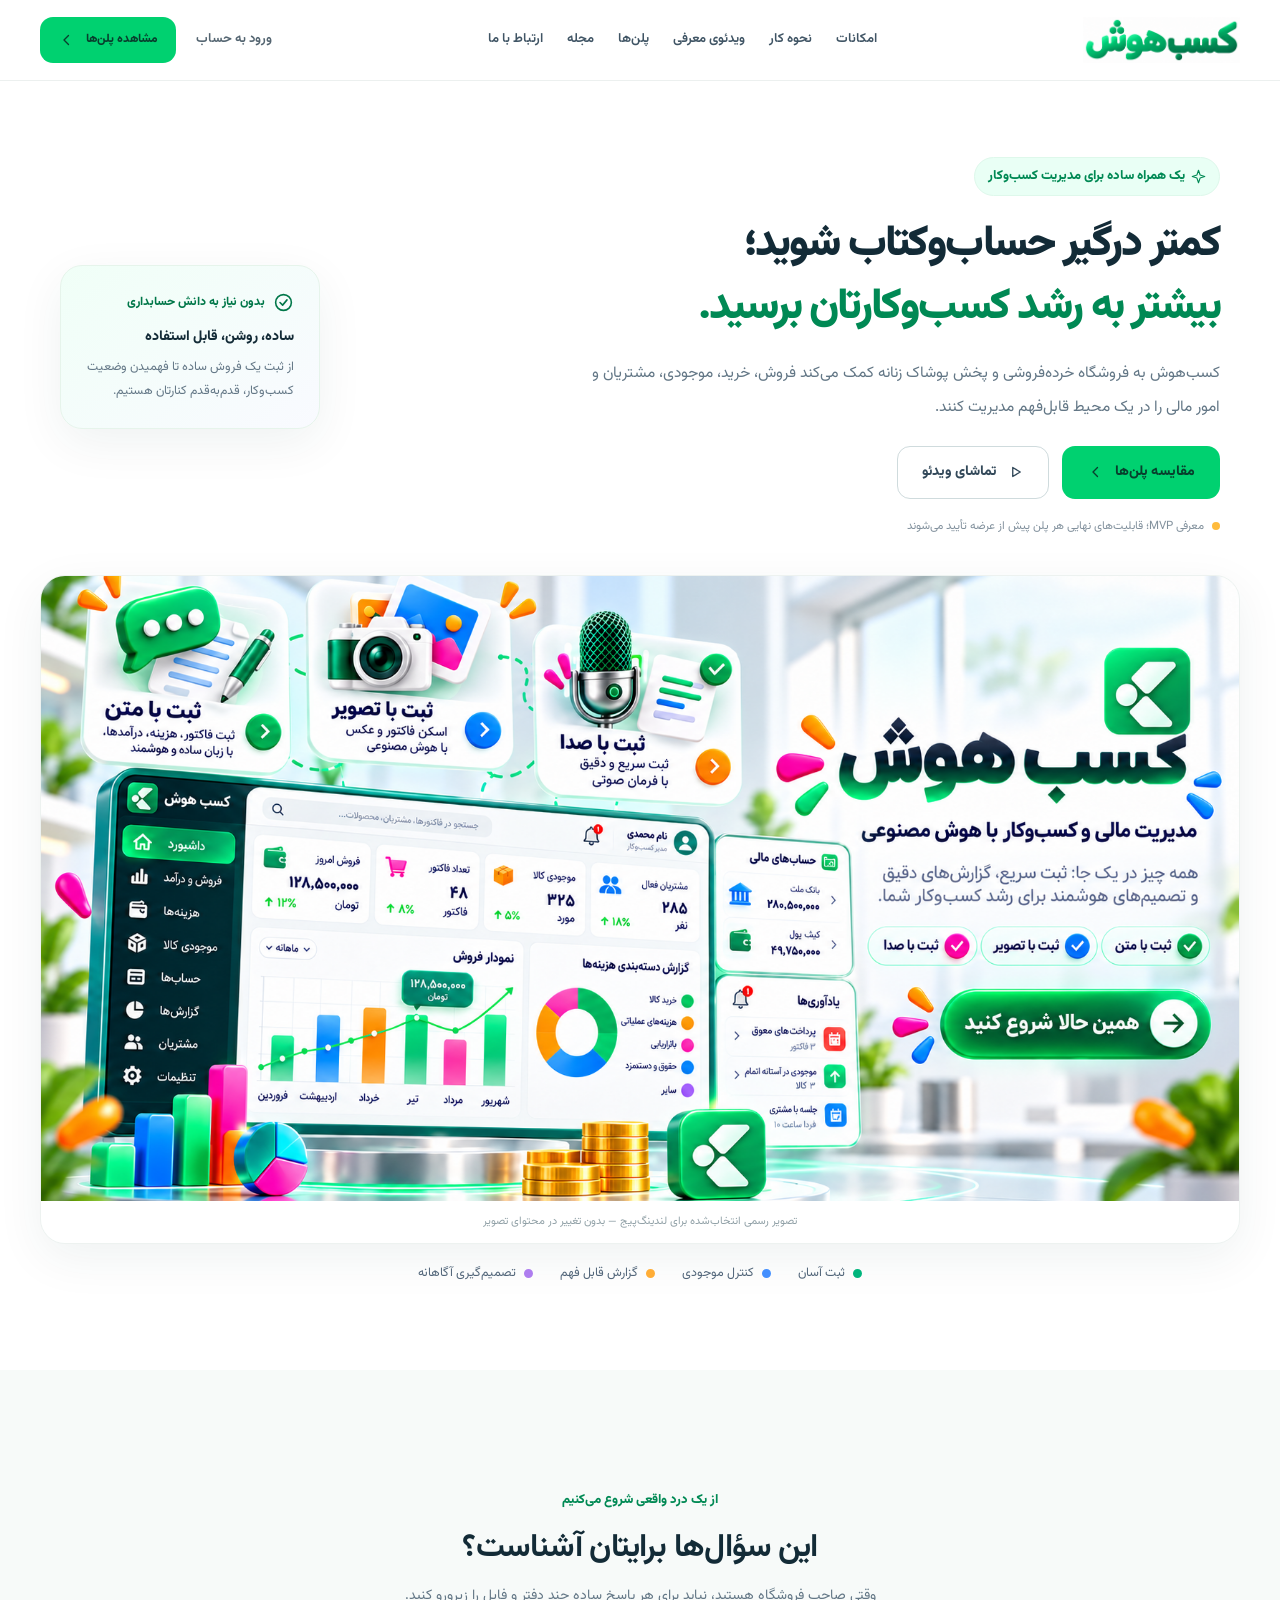
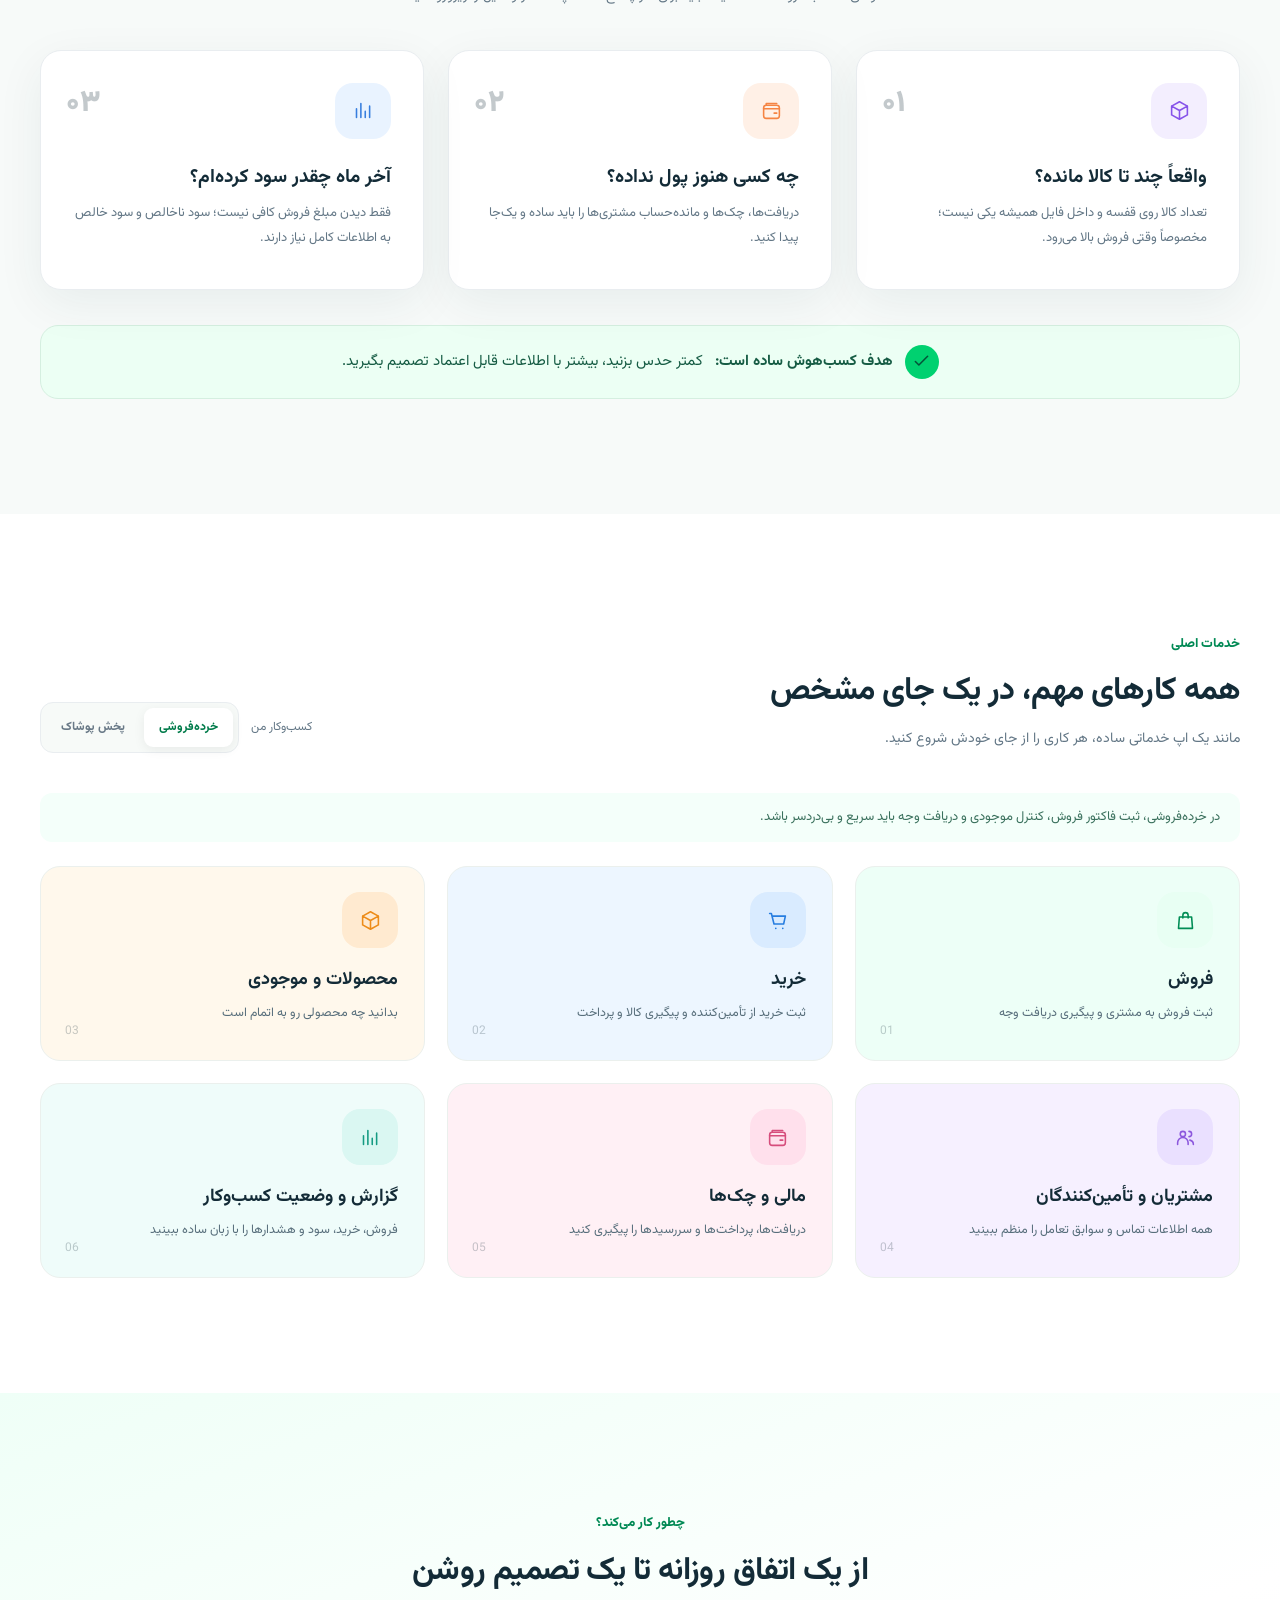
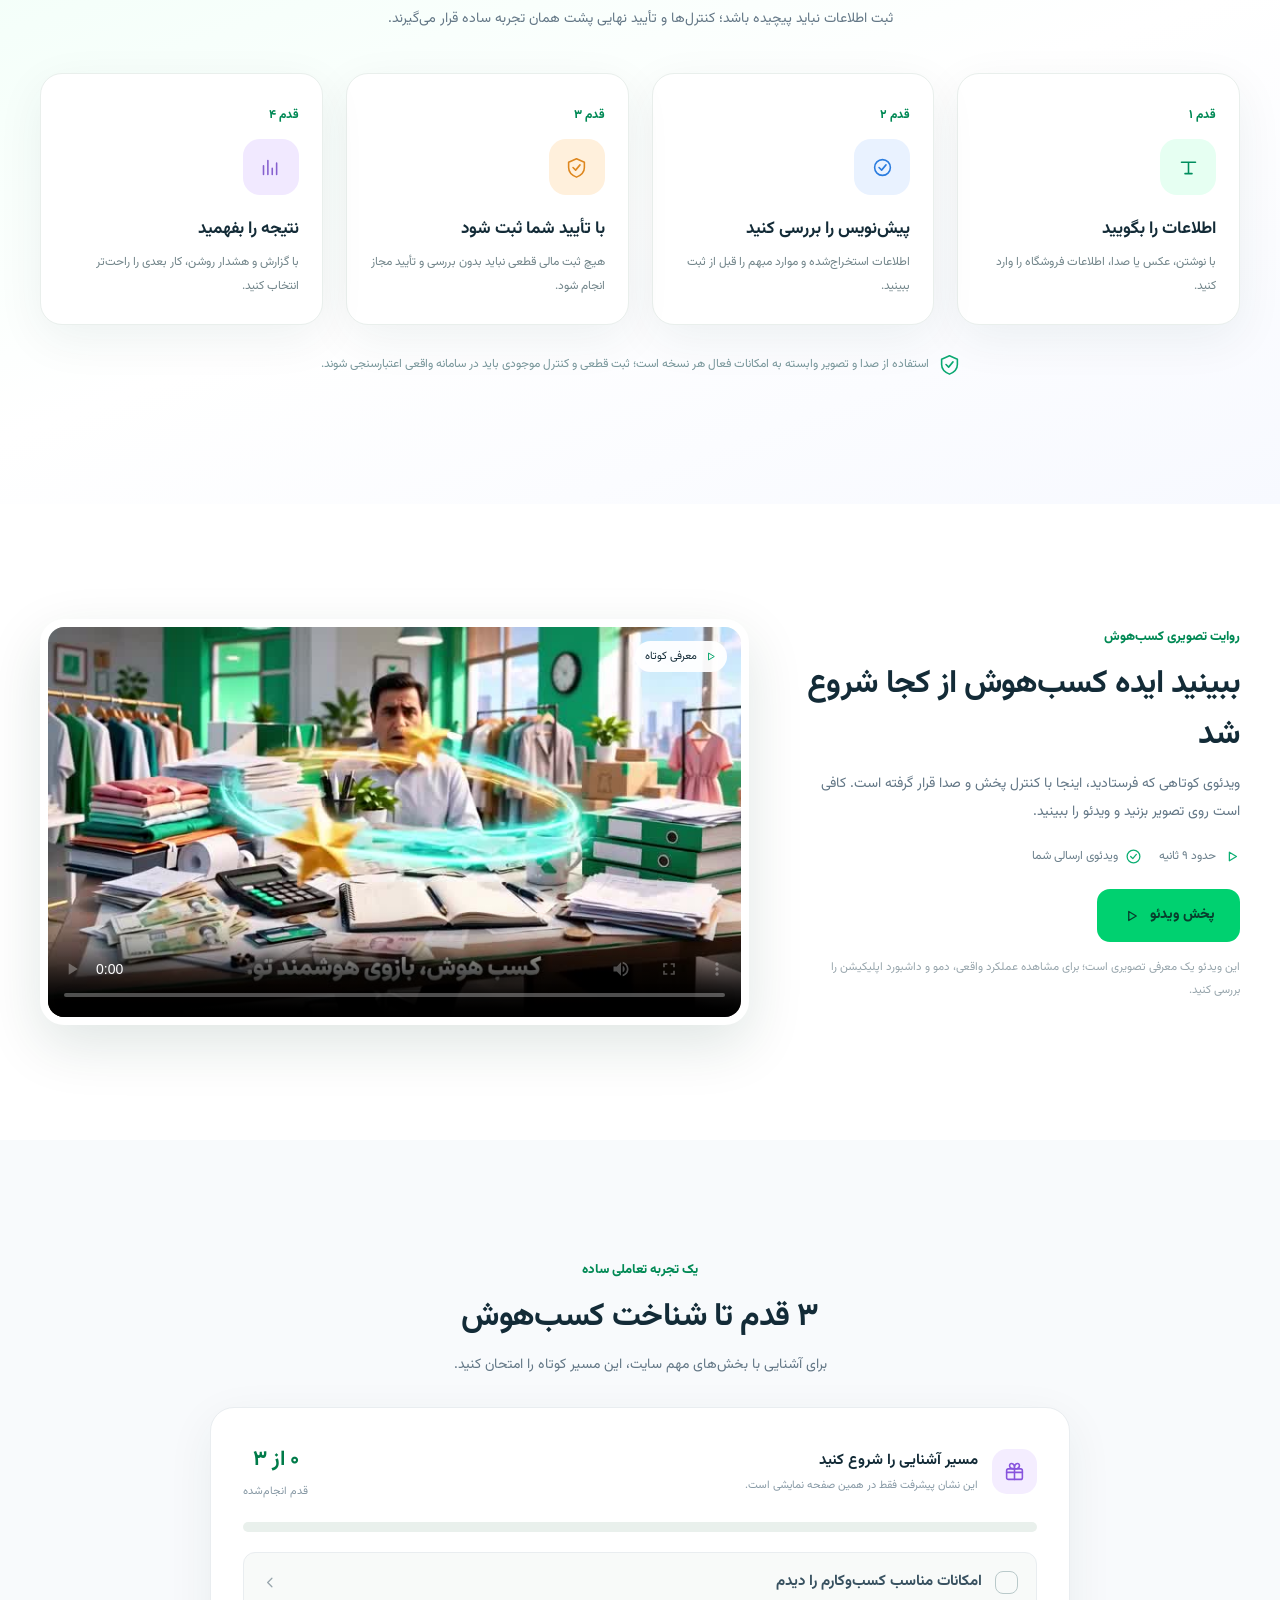
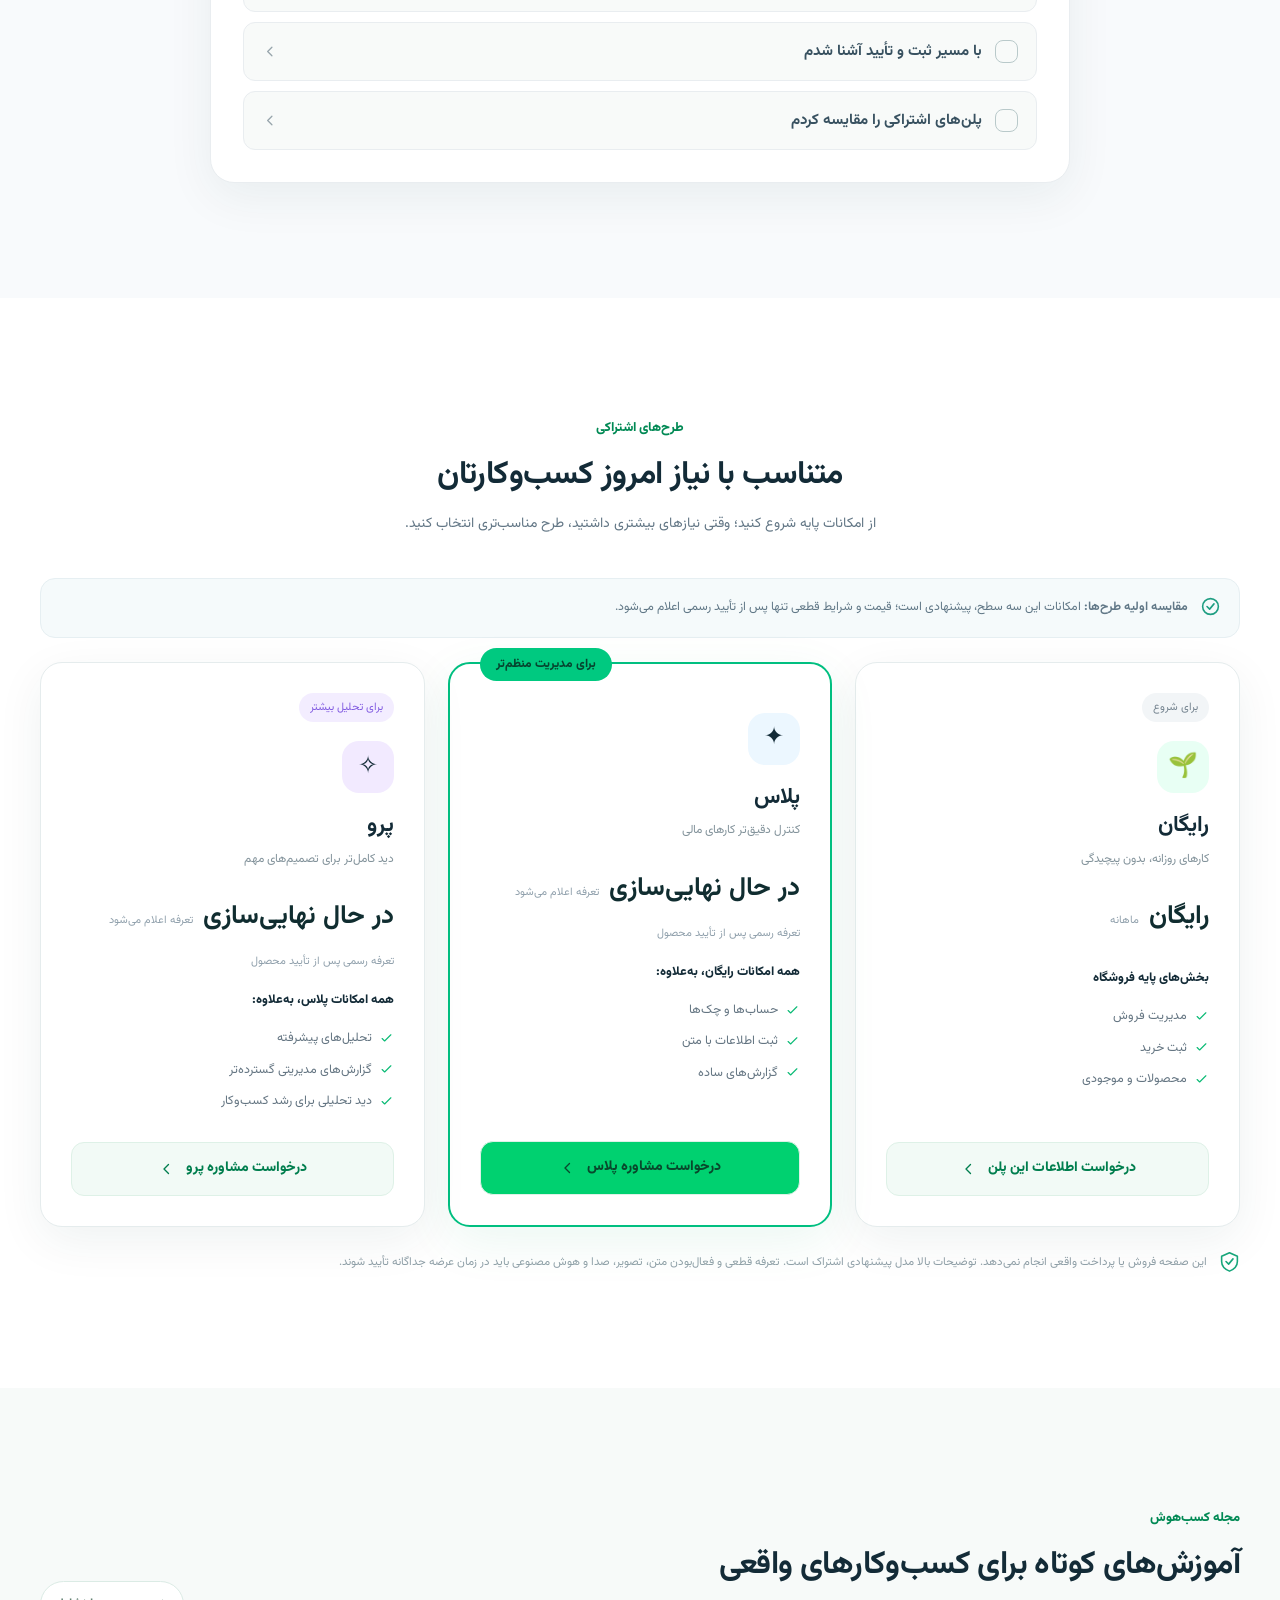
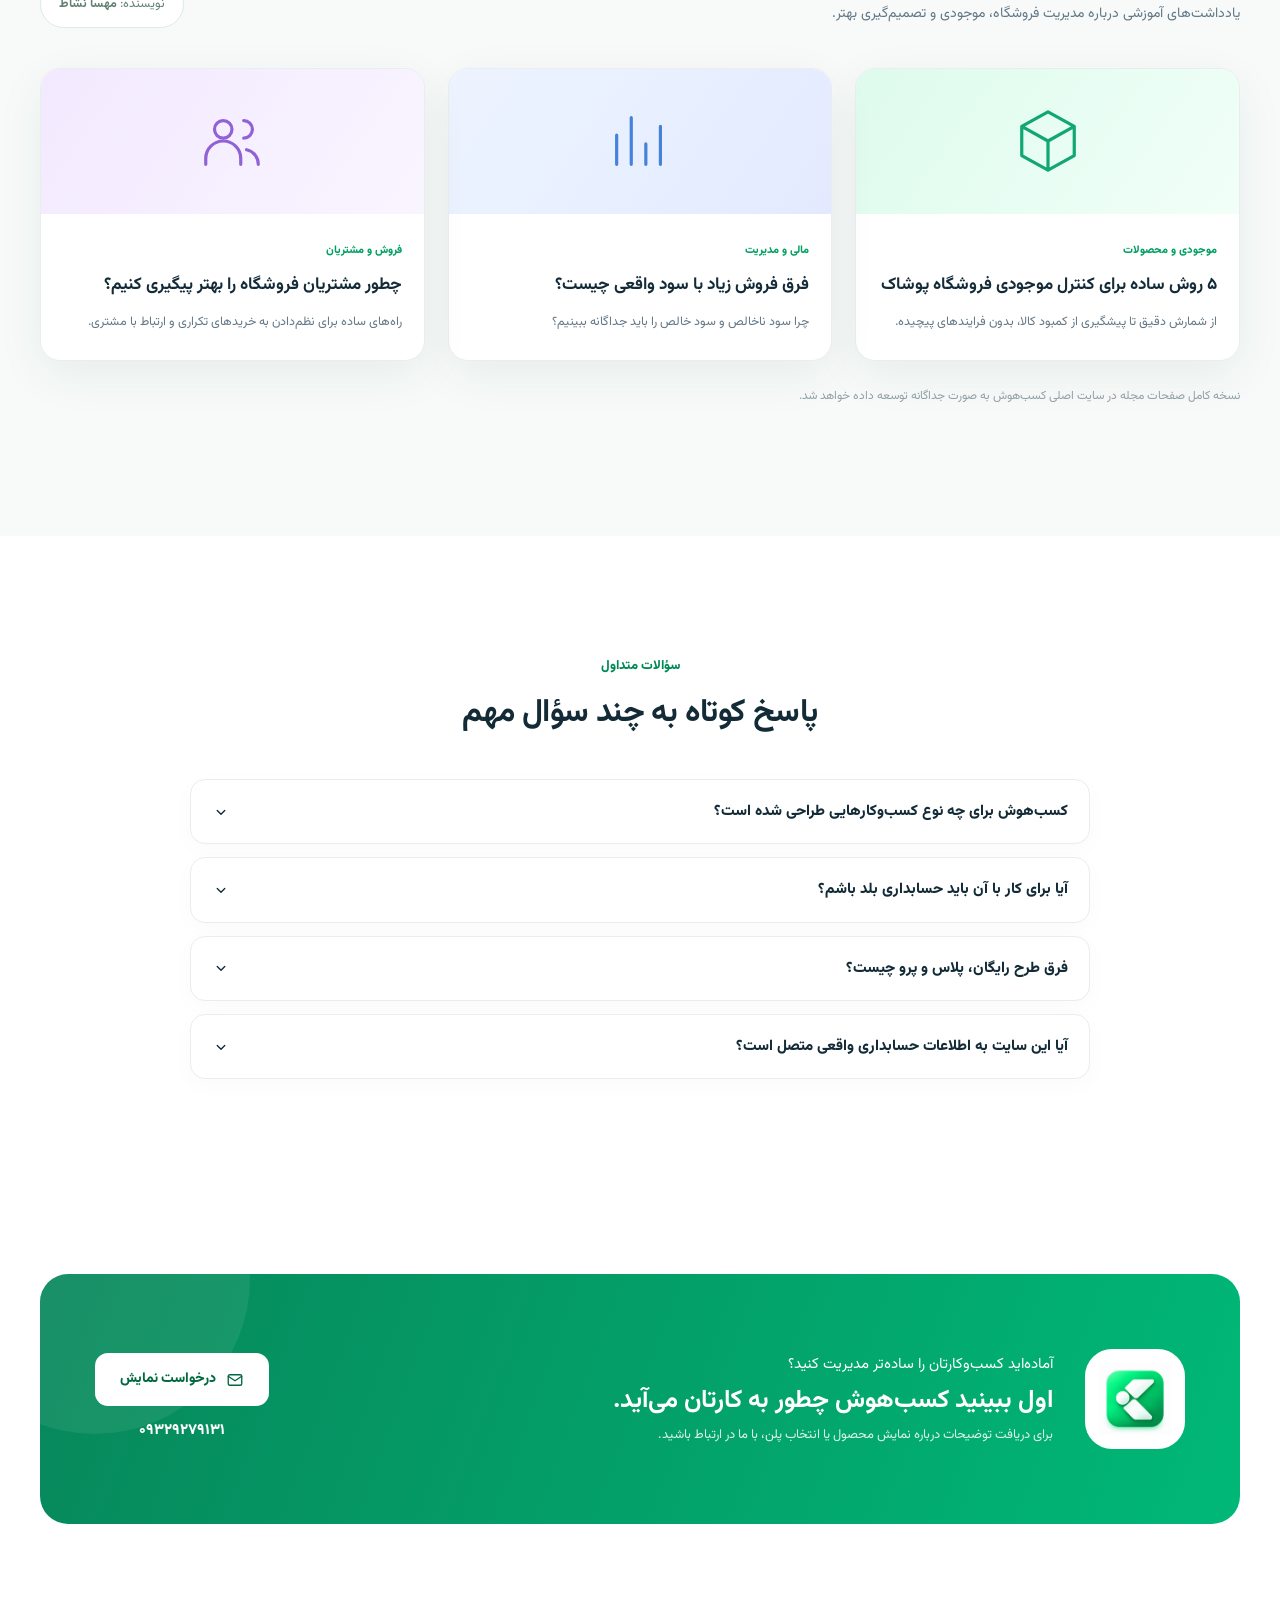
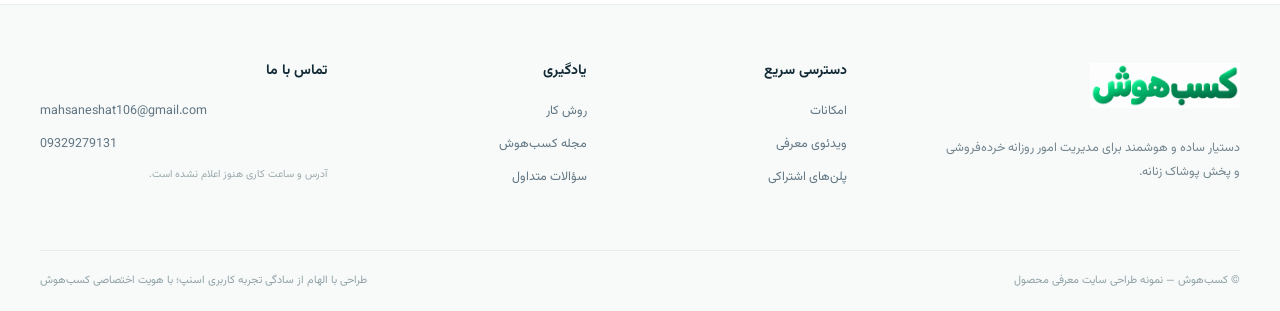
<file: index.html>
<!doctype html>
<html lang="fa" dir="rtl">
<head>
<meta charset="UTF-8" />
<meta name="viewport" content="width=device-width,initial-scale=1,viewport-fit=cover" />
<meta name="description" content="کسب‌هوش؛ دستیار هوشمند برای خرده‌فروشی و پخش پوشاک زنانه. ثبت فروش، خرید، موجودی، حساب‌ها و گزارش‌ها، ساده و یک‌جا." />
<title>کسب‌هوش | مدیریت ساده، رشد هوشمند</title>
<link rel="icon" href="assets/official_app_icon.png" />
<link rel="preconnect" href="https://fonts.googleapis.com" />
<link rel="preconnect" href="https://fonts.gstatic.com" crossorigin />
<link href="https://fonts.googleapis.com/css2?family=Vazirmatn:wght@400;500;600;700;800;900&display=swap" rel="stylesheet" />
<link rel="stylesheet" href="styles.css" />
</head>
<body>
<svg aria-hidden="true" style="position:absolute;width:0;height:0;overflow:hidden" xmlns="http://www.w3.org/2000/svg"><defs>
 <symbol id="i-arrow" viewBox="0 0 24 24"><path d="m14 6-6 6 6 6"/></symbol>
 <symbol id="i-arrow-up" viewBox="0 0 24 24"><path d="m8 16 8-8M9 8h7v7"/></symbol>
 <symbol id="i-play" viewBox="0 0 24 24"><path d="m9 6 10 6-10 6z"/></symbol>
 <symbol id="i-check" viewBox="0 0 24 24"><path d="m5 12 4 4L19 6"/></symbol>
 <symbol id="i-check-circle" viewBox="0 0 24 24"><circle cx="12" cy="12" r="9"/><path d="m8 12 3 3 5-6"/></symbol>
 <symbol id="i-image" viewBox="0 0 24 24"><rect x="3" y="4" width="18" height="16" rx="3"/><circle cx="8" cy="9" r="1.5"/><path d="m4 18 6-6 4 3 3-4 4 4"/></symbol>
 <symbol id="i-mic" viewBox="0 0 24 24"><rect x="9" y="3" width="6" height="12" rx="3"/><path d="M5 11a7 7 0 0 0 14 0M12 18v3m-4 0h8"/></symbol>
 <symbol id="i-type" viewBox="0 0 24 24"><path d="M4 6h16M12 6v13m-4 0h8"/></symbol>
 <symbol id="i-package" viewBox="0 0 24 24"><path d="m12 2 9 5-9 5-9-5 9-5ZM3 7v10l9 5 9-5V7M12 12v10"/></symbol>
 <symbol id="i-bag" viewBox="0 0 24 24"><path d="M5 8h14l1 13H4L5 8ZM9 9V6a3 3 0 0 1 6 0v3"/></symbol>
 <symbol id="i-cart" viewBox="0 0 24 24"><path d="M3 4h2l3 12h11l2-9H6M10 21h.1M18 21h.1"/></symbol>
 <symbol id="i-users" viewBox="0 0 24 24"><circle cx="9" cy="8" r="3"/><path d="M3 20v-2a6 6 0 0 1 12 0v2M16 5a3 3 0 0 1 0 6m1 4a5 5 0 0 1 4 5"/></symbol>
 <symbol id="i-wallet" viewBox="0 0 24 24"><rect x="3" y="6" width="18" height="15" rx="3"/><path d="M3 10h18M15 15h3M6 6V4h12"/></symbol>
 <symbol id="i-chart" viewBox="0 0 24 24"><path d="M4 20V10m5 10V4m5 16v-7m5 7V7"/></symbol>
 <symbol id="i-shield" viewBox="0 0 24 24"><path d="m12 2 9 4v6c0 6-4 9-9 11-5-2-9-5-9-11V6l9-4Z"/><path d="m8 12 3 3 5-6"/></symbol>
 <symbol id="i-sparkle" viewBox="0 0 24 24"><path d="m12 2 2.5 7.5L22 12l-7.5 2.5L12 22l-2.5-7.5L2 12l7.5-2.5L12 2Z"/></symbol>
 <symbol id="i-menu" viewBox="0 0 24 24"><path d="M4 7h16M4 12h16M4 17h16"/></symbol>
 <symbol id="i-close" viewBox="0 0 24 24"><path d="M5 5l14 14M19 5 5 19"/></symbol>
 <symbol id="i-mail" viewBox="0 0 24 24"><rect x="3" y="5" width="18" height="14" rx="2"/><path d="m3 7 9 6 9-6"/></symbol>
 <symbol id="i-phone" viewBox="0 0 24 24"><path d="M5 3h4l2 5-3 2c1.5 3 3 4.5 6 6l2-3 5 2v4c0 2-2 3-4 2C10 19 5 14 3 7 2 5 3 3 5 3Z"/></symbol>
 <symbol id="i-chevron" viewBox="0 0 24 24"><path d="m7 10 5 5 5-5"/></symbol>
 <symbol id="i-gift" viewBox="0 0 24 24"><rect x="3" y="9" width="18" height="12" rx="2"/><path d="M3 13h18M12 9v12M12 9C4 9 6 2 9 3c3 0 3 6 3 6Zm0 0c8 0 6-7 3-6-3 0-3 6-3 6Z"/></symbol>
 </defs></svg>
<div class="scrollbar-track"><span id="scrollProgress"></span></div>
<header id="top" class="header">
 <div class="container nav-container">
  <a class="brand" href="#home" aria-label="کسب‌هوش، بازگشت به بالا"><img src="assets/official_green_wordmark.png" alt="لوگوی اصلی و تأییدشده کسب‌هوش" /></a>
  <nav class="desktop-nav" aria-label="منوی اصلی"><a href="#features">امکانات</a><a href="#how">نحوه کار</a><a href="#video">ویدئوی معرفی</a><a href="#plans">پلن‌ها</a><a href="#articles">مجله</a><a href="#contact">ارتباط با ما</a></nav>
  <div class="nav-actions"><a class="nav-login" href="login.html">ورود به حساب</a><a class="btn btn-primary btn-nav" href="#plans">مشاهده پلن‌ها <svg><use href="#i-arrow"/></svg></a><button class="mobile-toggle" id="menuToggle" aria-label="باز کردن منو" aria-expanded="false" aria-controls="mobileMenu"><svg><use href="#i-menu"/></svg></button></div>
 </div>
 <nav id="mobileMenu" class="mobile-menu" aria-label="منوی موبایل"><a href="login.html">ورود به حساب</a><a href="#features">امکانات</a><a href="#how">نحوه کار</a><a href="#video">ویدئوی معرفی</a><a href="#plans">پلن‌های اشتراکی</a><a href="#articles">مجله</a><a href="#contact">ارتباط با ما</a></nav>
</header>
<main>
<section id="home" class="section hero container">
 <div class="hero-intro">
  <div class="hero-copy"><span class="kicker"><svg><use href="#i-sparkle"/></svg> یک همراه ساده برای مدیریت کسب‌وکار</span><h1>کمتر درگیر حساب‌وکتاب شوید؛<br/><span class="accent">بیشتر به رشد کسب‌وکارتان برسید.</span></h1><p>کسب‌هوش به فروشگاه خرده‌فروشی و پخش پوشاک زنانه کمک می‌کند فروش، خرید، موجودی، مشتریان و امور مالی را در یک محیط قابل‌فهم مدیریت کنند.</p><div class="hero-actions"><a class="btn btn-primary" href="#plans">مقایسه پلن‌ها <svg><use href="#i-arrow"/></svg></a><a class="btn btn-outline" href="#video"><svg><use href="#i-play"/></svg> تماشای ویدئو</a></div><span class="demo-guard"><span></span> معرفی MVP؛ قابلیت‌های نهایی هر پلن پیش از عرضه تأیید می‌شوند</span></div>
  <div class="hero-mini"><div class="floating-tag"><svg><use href="#i-check-circle"/></svg> بدون نیاز به دانش حسابداری</div><span>ساده، روشن، قابل استفاده</span><p>از ثبت یک فروش ساده تا فهمیدن وضعیت کسب‌وکار، قدم‌به‌قدم کنارتان هستیم.</p></div>
 </div>
 <figure class="hero-art"><img src="assets/original_landing_art.png" alt="تصویر اصلی و ارسالی کسب‌هوش: داشبورد هوشمند، ثبت با متن، تصویر و صدا، گزارش‌های رنگی و لوگوی برند"/><figcaption>تصویر رسمی انتخاب‌شده برای لندینگ‌پیج — بدون تغییر در محتوای تصویر</figcaption></figure>
 <div class="hero-footer"><div><span class="hero-dot"></span> ثبت آسان</div><div><span class="hero-dot blue"></span> کنترل موجودی</div><div><span class="hero-dot orange"></span> گزارش قابل فهم</div><div><span class="hero-dot purple"></span> تصمیم‌گیری آگاهانه</div></div>
</section>

<section class="section section-soft" id="problem"><div class="container">
 <div class="section-heading centered"><span class="eyebrow">از یک درد واقعی شروع می‌کنیم</span><h2>این سؤال‌ها برایتان آشناست؟</h2><p>وقتی صاحب فروشگاه هستید، نباید برای هر پاسخ ساده چند دفتر و فایل را زیرورو کنید.</p></div>
 <div class="problem-grid"><article class="problem-card"><span class="num">۰۱</span><div class="emoji-icon lavender"><svg><use href="#i-package"/></svg></div><h3>واقعاً چند تا کالا مانده؟</h3><p>تعداد کالا روی قفسه و داخل فایل همیشه یکی نیست؛ مخصوصاً وقتی فروش بالا می‌رود.</p></article><article class="problem-card"><span class="num">۰۲</span><div class="emoji-icon peach"><svg><use href="#i-wallet"/></svg></div><h3>چه کسی هنوز پول نداده؟</h3><p>دریافت‌ها، چک‌ها و مانده‌حساب مشتری‌ها را باید ساده و یک‌جا پیدا کنید.</p></article><article class="problem-card"><span class="num">۰۳</span><div class="emoji-icon sky"><svg><use href="#i-chart"/></svg></div><h3>آخر ماه چقدر سود کرده‌ام؟</h3><p>فقط دیدن مبلغ فروش کافی نیست؛ سود ناخالص و سود خالص به اطلاعات کامل نیاز دارند.</p></article></div>
 <div class="solution-banner"><div class="solution-seal"><svg><use href="#i-check"/></svg></div><strong>هدف کسب‌هوش ساده است:</strong><span>کمتر حدس بزنید، بیشتر با اطلاعات قابل اعتماد تصمیم بگیرید.</span></div>
 </div></section>

<section id="features" class="section container"><div class="section-heading split"><div><span class="eyebrow">خدمات اصلی</span><h2>همه کارهای مهم، در یک جای مشخص</h2><p>مانند یک اپ خدماتی ساده، هر کاری را از جای خودش شروع کنید.</p></div><div class="segment-wrap"><span class="segment-caption">کسب‌وکار من</span><div class="segmented" role="group" aria-label="انتخاب نوع کسب‌وکار"><button data-business="retail" class="active" aria-pressed="true">خرده‌فروشی</button><button data-business="wholesale" aria-pressed="false">پخش پوشاک</button></div></div></div>
 <p class="mode-message" id="modeDescription">در خرده‌فروشی، ثبت فاکتور فروش، کنترل موجودی و دریافت وجه باید سریع و بی‌دردسر باشد.</p>
 <div class="feature-grid"><article class="feature-card mint"><div class="feature-icon"><svg><use href="#i-bag"/></svg></div><h3>فروش</h3><p data-retail="ثبت فروش به مشتری و پیگیری دریافت وجه" data-wholesale="ثبت سفارش فروشگاه خریدار و قیمت توافقی عمده">ثبت فروش به مشتری و پیگیری دریافت وجه</p><span>01</span></article><article class="feature-card blue"><div class="feature-icon"><svg><use href="#i-cart"/></svg></div><h3>خرید</h3><p>ثبت خرید از تأمین‌کننده و پیگیری کالا و پرداخت</p><span>02</span></article><article class="feature-card amber"><div class="feature-icon"><svg><use href="#i-package"/></svg></div><h3>محصولات و موجودی</h3><p data-retail="بدانید چه محصولی رو به اتمام است" data-wholesale="مدل، سایز و موجودی سفارش‌های عمده را کنترل کنید">بدانید چه محصولی رو به اتمام است</p><span>03</span></article><article class="feature-card lilac"><div class="feature-icon"><svg><use href="#i-users"/></svg></div><h3>مشتریان و تأمین‌کنندگان</h3><p>همه اطلاعات تماس و سوابق تعامل را منظم ببینید</p><span>04</span></article><article class="feature-card pink"><div class="feature-icon"><svg><use href="#i-wallet"/></svg></div><h3>مالی و چک‌ها</h3><p>دریافت‌ها، پرداخت‌ها و سررسیدها را پیگیری کنید</p><span>05</span></article><article class="feature-card teal"><div class="feature-icon"><svg><use href="#i-chart"/></svg></div><h3>گزارش و وضعیت کسب‌وکار</h3><p>فروش، خرید، سود و هشدارها را با زبان ساده ببینید</p><span>06</span></article></div>
</section>

<section id="how" class="section section-glow"><div class="container"><div class="section-heading centered"><span class="eyebrow">چطور کار می‌کند؟</span><h2>از یک اتفاق روزانه تا یک تصمیم روشن</h2><p>ثبت اطلاعات نباید پیچیده باشد؛ کنترل‌ها و تأیید نهایی پشت همان تجربه ساده قرار می‌گیرند.</p></div>
 <div class="flow-grid"><div class="flow-card"><span class="step-number">قدم ۱</span><div class="flow-icon mint"><svg><use href="#i-type"/></svg></div><h3>اطلاعات را بگویید</h3><p>با نوشتن، عکس یا صدا، اطلاعات فروشگاه را وارد کنید.</p></div><div class="flow-card"><span class="step-number">قدم ۲</span><div class="flow-icon blue"><svg><use href="#i-check-circle"/></svg></div><h3>پیش‌نویس را بررسی کنید</h3><p>اطلاعات استخراج‌شده و موارد مبهم را قبل از ثبت ببینید.</p></div><div class="flow-card"><span class="step-number">قدم ۳</span><div class="flow-icon peach"><svg><use href="#i-shield"/></svg></div><h3>با تأیید شما ثبت شود</h3><p>هیچ ثبت مالی قطعی نباید بدون بررسی و تأیید مجاز انجام شود.</p></div><div class="flow-card"><span class="step-number">قدم ۴</span><div class="flow-icon lavender"><svg><use href="#i-chart"/></svg></div><h3>نتیجه را بفهمید</h3><p>با گزارش و هشدار روشن، کار بعدی را راحت‌تر انتخاب کنید.</p></div></div>
 <p class="note-row"><svg><use href="#i-shield"/></svg> استفاده از صدا و تصویر وابسته به امکانات فعال هر نسخه است؛ ثبت قطعی و کنترل موجودی باید در سامانه واقعی اعتبارسنجی شوند.</p>
 </div></section>

<section id="video" class="section container"><div class="media-layout"><div class="media-copy"><span class="eyebrow">روایت تصویری کسب‌هوش</span><h2>ببینید ایده کسب‌هوش از کجا شروع شد</h2><p>ویدئوی کوتاهی که فرستادید، اینجا با کنترل پخش و صدا قرار گرفته است. کافی است روی تصویر بزنید و ویدئو را ببینید.</p><div class="media-meta"><span><svg><use href="#i-play"/></svg> حدود ۹ ثانیه</span><span><svg><use href="#i-check-circle"/></svg> ویدئوی ارسالی شما</span></div><button id="videoPlayButton" class="btn btn-primary">پخش ویدئو <svg><use href="#i-play"/></svg></button><p class="micro-note">این ویدئو یک معرفی تصویری است؛ برای مشاهده عملکرد واقعی، دمو و داشبورد اپلیکیشن را بررسی کنید.</p></div><div class="video-frame"><video id="promoVideo" controls playsinline preload="metadata" poster="assets/video_poster.jpg" aria-label="ویدئوی معرفی کسب‌هوش"><source src="assets/kasbhoosh_intro_video.mp4" type="video/mp4"/>مرورگر شما امکان پخش این ویدئو را ندارد.</video><div class="video-badge"><svg><use href="#i-play"/></svg> معرفی کوتاه</div></div></div></section>

<section class="section gamification-section"><div class="container game-container"><div class="game-heading"><span class="eyebrow">یک تجربه تعاملی ساده</span><h2>۳ قدم تا شناخت کسب‌هوش</h2><p>برای آشنایی با بخش‌های مهم سایت، این مسیر کوتاه را امتحان کنید.</p></div><div class="game-panel"><div class="game-status"><span class="game-gift"><svg><use href="#i-gift"/></svg></span><div><strong id="gameState">مسیر آشنایی را شروع کنید</strong><small>این نشان پیشرفت فقط در همین صفحه نمایشی است.</small></div><div class="game-score"><b id="gameCount">۰ از ۳</b><span>قدم انجام‌شده</span></div></div><div class="game-progress"><span id="gameProgress"></span></div><div class="game-tasks"><button class="game-task" data-task="0"><span class="checkmark"><svg><use href="#i-check"/></svg></span><span>امکانات مناسب کسب‌وکارم را دیدم</span><svg class="task-arr"><use href="#i-arrow"/></svg></button><button class="game-task" data-task="1"><span class="checkmark"><svg><use href="#i-check"/></svg></span><span>با مسیر ثبت و تأیید آشنا شدم</span><svg class="task-arr"><use href="#i-arrow"/></svg></button><button class="game-task" data-task="2"><span class="checkmark"><svg><use href="#i-check"/></svg></span><span>پلن‌های اشتراکی را مقایسه کردم</span><svg class="task-arr"><use href="#i-arrow"/></svg></button></div></div></div></section>

<section id="plans" class="section container pricing-section"><div class="section-heading centered"><span class="eyebrow">طرح‌های اشتراکی</span><h2>متناسب با نیاز امروز کسب‌وکارتان</h2><p>از امکانات پایه شروع کنید؛ وقتی نیازهای بیشتری داشتید، طرح مناسب‌تری انتخاب کنید.</p></div>
 <div class="plan-notice"><svg><use href="#i-check-circle"/></svg><span><strong>مقایسه اولیه طرح‌ها:</strong> امکانات این سه سطح، پیشنهادی است؛ قیمت و شرایط قطعی تنها پس از تأیید رسمی اعلام می‌شود.</span></div>
 <div class="pricing-cards"><article class="pricing-card"><div class="plan-tag">برای شروع</div><div class="plan-head"><span class="plan-emblem free">🌱</span><h3>رایگان</h3><p>کارهای روزانه، بدون پیچیدگی</p></div><div class="plan-price"><strong>رایگان</strong><span>ماهانه</span></div><div class="plan-caption">بخش‌های پایه فروشگاه</div><ul class="plan-items"><li><svg><use href="#i-check"/></svg> مدیریت فروش</li><li><svg><use href="#i-check"/></svg> ثبت خرید</li><li><svg><use href="#i-check"/></svg> محصولات و موجودی</li></ul><button class="btn plan-btn" data-plan="رایگان">درخواست اطلاعات این پلن <svg><use href="#i-arrow"/></svg></button></article>
 <article class="pricing-card popular"><div class="popular-bar">برای مدیریت منظم‌تر</div><div class="plan-head"><span class="plan-emblem plus">✦</span><h3>پلاس</h3><p>کنترل دقیق‌تر کارهای مالی</p></div><div class="plan-price"><strong>در حال نهایی‌سازی</strong><span>تعرفه اعلام می‌شود</span></div><div class="old-price">تعرفه رسمی پس از تأیید محصول</div><div class="plan-caption">همه امکانات رایگان، به‌علاوه:</div><ul class="plan-items"><li><svg><use href="#i-check"/></svg> حساب‌ها و چک‌ها</li><li><svg><use href="#i-check"/></svg> ثبت اطلاعات با متن</li><li><svg><use href="#i-check"/></svg> گزارش‌های ساده</li></ul><button class="btn btn-primary plan-btn" data-plan="پلاس">درخواست مشاوره پلاس <svg><use href="#i-arrow"/></svg></button></article>
 <article class="pricing-card"><div class="plan-tag plan-tag-purple">برای تحلیل بیشتر</div><div class="plan-head"><span class="plan-emblem pro">✧</span><h3>پرو</h3><p>دید کامل‌تر برای تصمیم‌های مهم</p></div><div class="plan-price"><strong>در حال نهایی‌سازی</strong><span>تعرفه اعلام می‌شود</span></div><div class="old-price">تعرفه رسمی پس از تأیید محصول</div><div class="plan-caption">همه امکانات پلاس، به‌علاوه:</div><ul class="plan-items"><li><svg><use href="#i-check"/></svg> تحلیل‌های پیشرفته</li><li><svg><use href="#i-check"/></svg> گزارش‌های مدیریتی گسترده‌تر</li><li><svg><use href="#i-check"/></svg> دید تحلیلی برای رشد کسب‌وکار</li></ul><button class="btn plan-btn" data-plan="پرو">درخواست مشاوره پرو <svg><use href="#i-arrow"/></svg></button></article></div>
 <div class="price-footnote"><svg><use href="#i-shield"/></svg><p>این صفحه فروش یا پرداخت واقعی انجام نمی‌دهد. توضیحات بالا مدل پیشنهادی اشتراک است. تعرفه قطعی و فعال‌بودن متن، تصویر، صدا و هوش مصنوعی باید در زمان عرضه جداگانه تأیید شوند.</p></div>
</section>

<section id="articles" class="section section-soft"><div class="container"><div class="section-heading split"><div><span class="eyebrow">مجله کسب‌هوش</span><h2>آموزش‌های کوتاه برای کسب‌وکارهای واقعی</h2><p>یادداشت‌های آموزشی درباره مدیریت فروشگاه، موجودی و تصمیم‌گیری بهتر.</p></div><span class="byline">نویسنده: <strong>مهسا نشاط</strong></span></div><div class="article-grid"><article class="article-item"><div class="article-art a-green"><svg><use href="#i-package"/></svg></div><div><span class="article-category">موجودی و محصولات</span><h3>۵ روش ساده برای کنترل موجودی فروشگاه پوشاک</h3><p>از شمارش دقیق تا پیشگیری از کمبود کالا، بدون فرایندهای پیچیده.</p></div></article><article class="article-item"><div class="article-art a-blue"><svg><use href="#i-chart"/></svg></div><div><span class="article-category">مالی و مدیریت</span><h3>فرق فروش زیاد با سود واقعی چیست؟</h3><p>چرا سود ناخالص و سود خالص را باید جداگانه ببینیم؟</p></div></article><article class="article-item"><div class="article-art a-purple"><svg><use href="#i-users"/></svg></div><div><span class="article-category">فروش و مشتریان</span><h3>چطور مشتریان فروشگاه را بهتر پیگیری کنیم؟</h3><p>راه‌های ساده برای نظم‌دادن به خریدهای تکراری و ارتباط با مشتری.</p></div></article></div><p class="article-footer">نسخه کامل صفحات مجله در سایت اصلی کسب‌هوش به صورت جداگانه توسعه داده خواهد شد.</p></div></section>

<section id="faq" class="section container faq-section"><div class="section-heading centered"><span class="eyebrow">سؤالات متداول</span><h2>پاسخ کوتاه به چند سؤال مهم</h2></div><div class="faq-list"><details><summary>کسب‌هوش برای چه نوع کسب‌وکارهایی طراحی شده است؟ <svg><use href="#i-chevron"/></svg></summary><p>تمرکز MVP روی فروشگاه خرده‌فروشی و پخش پوشاک زنانه است. ساختار برنامه برای توسعه به مشاغل دیگر پیش‌بینی شده، اما قابلیت‌های هر شغل باید جداگانه ارزیابی شوند.</p></details><details><summary>آیا برای کار با آن باید حسابداری بلد باشم؟ <svg><use href="#i-chevron"/></svg></summary><p>هدف طراحی این است که ثبت‌های روزمره با کلمات آشنا و مرحله‌های کوتاه انجام شود؛ با این حال ثبت مالی قطعی، کنترل‌ها و تأییدهای لازم را خواهد داشت.</p></details><details><summary>فرق طرح رایگان، پلاس و پرو چیست؟ <svg><use href="#i-chevron"/></svg></summary><p>در نمونه اپلیکیشن، رایگان شامل فروش، خرید و موجودی است؛ پلاس امور مالی، چک‌ها، ثبت با متن و گزارش‌های ساده را اضافه می‌کند؛ پرو تحلیل‌های پیشرفته را به آن می‌افزاید. قیمت و دسترسی نهایی هنوز نیازمند تأیید هستند.</p></details><details><summary>آیا این سایت به اطلاعات حسابداری واقعی متصل است؟ <svg><use href="#i-chevron"/></svg></summary><p>خیر. این خروجی، لندینگ‌پیج تعاملی معرفی محصول است؛ به پایگاه داده، سامانه ورود، درگاه پرداخت و ثبت مالی واقعی متصل نیست.</p></details></div></section>

<section id="contact" class="section final-cta"><div class="container"><div class="cta-panel"><div class="cta-doodle"><img src="assets/official_app_icon.png" alt="آیکون تأییدشده اپلیکیشن کسب‌هوش"/></div><div><span>آماده‌اید کسب‌وکارتان را ساده‌تر مدیریت کنید؟</span><h2>اول ببینید کسب‌هوش چطور به کارتان می‌آید.</h2><p>برای دریافت توضیحات درباره نمایش محصول یا انتخاب پلن، با ما در ارتباط باشید.</p></div><div class="cta-buttons"><a class="btn btn-white" href="mailto:mahsaneshat106@gmail.com?subject=%D8%AF%D8%B1%D8%AE%D9%88%D8%A7%D8%B3%D8%AA%20%D9%86%D9%85%D8%A7%DB%8C%D8%B4%20%DA%A9%D8%B3%D8%A8%E2%80%8C%D9%87%D9%88%D8%B4"><svg><use href="#i-mail"/></svg> درخواست نمایش</a><a class="cta-phone" href="tel:+989329279131" dir="ltr">۰۹۳۲۹۲۷۹۱۳۱</a></div></div></div></section>
</main>
<footer class="site-footer"><div class="container footer-top"><div class="footer-about"><img src="assets/official_green_wordmark.png" alt="لوگوی کسب‌هوش"/><p>دستیار ساده و هوشمند برای مدیریت امور روزانه خرده‌فروشی و پخش پوشاک زنانه.</p></div><div class="footer-col"><strong>دسترسی سریع</strong><a href="#features">امکانات</a><a href="#video">ویدئوی معرفی</a><a href="#plans">پلن‌های اشتراکی</a></div><div class="footer-col"><strong>یادگیری</strong><a href="#how">روش کار</a><a href="#articles">مجله کسب‌هوش</a><a href="#faq">سؤالات متداول</a></div><div class="footer-col"><strong>تماس با ما</strong><a href="mailto:mahsaneshat106@gmail.com" dir="ltr">mahsaneshat106@gmail.com</a><a href="tel:+989329279131" dir="ltr">09329279131</a><small>آدرس و ساعت کاری هنوز اعلام نشده است.</small></div></div><div class="footer-bottom container"><span>© کسب‌هوش — نمونه طراحی سایت معرفی محصول</span><span>طراحی با الهام از سادگی تجربه کاربری اسنپ؛ با هویت اختصاصی کسب‌هوش</span></div></footer>
<div class="modal-backdrop" id="planModal" hidden><div class="modal-card" role="dialog" aria-modal="true" aria-labelledby="modalTitle"><button class="modal-close" id="modalClose" aria-label="بستن"><svg><use href="#i-close"/></svg></button><span class="eyebrow">راهنمای انتخاب اشتراک</span><h3 id="modalTitle">درخواست اطلاعات پلن</h3><p>پرداخت آنلاین هنوز فعال نیست. می‌توانید برای دریافت توضیحات درباره پلن انتخاب‌شده، ایمیل آماده را باز کنید.</p><div class="modal-actions"><a id="modalEmail" class="btn btn-primary" href="mailto:mahsaneshat106@gmail.com">ارسال درخواست با ایمیل <svg><use href="#i-arrow"/></svg></a><button class="btn btn-outline" id="modalCancel">بازگشت</button></div></div></div>
<script src="app.js"></script>
</body></html>
</file>
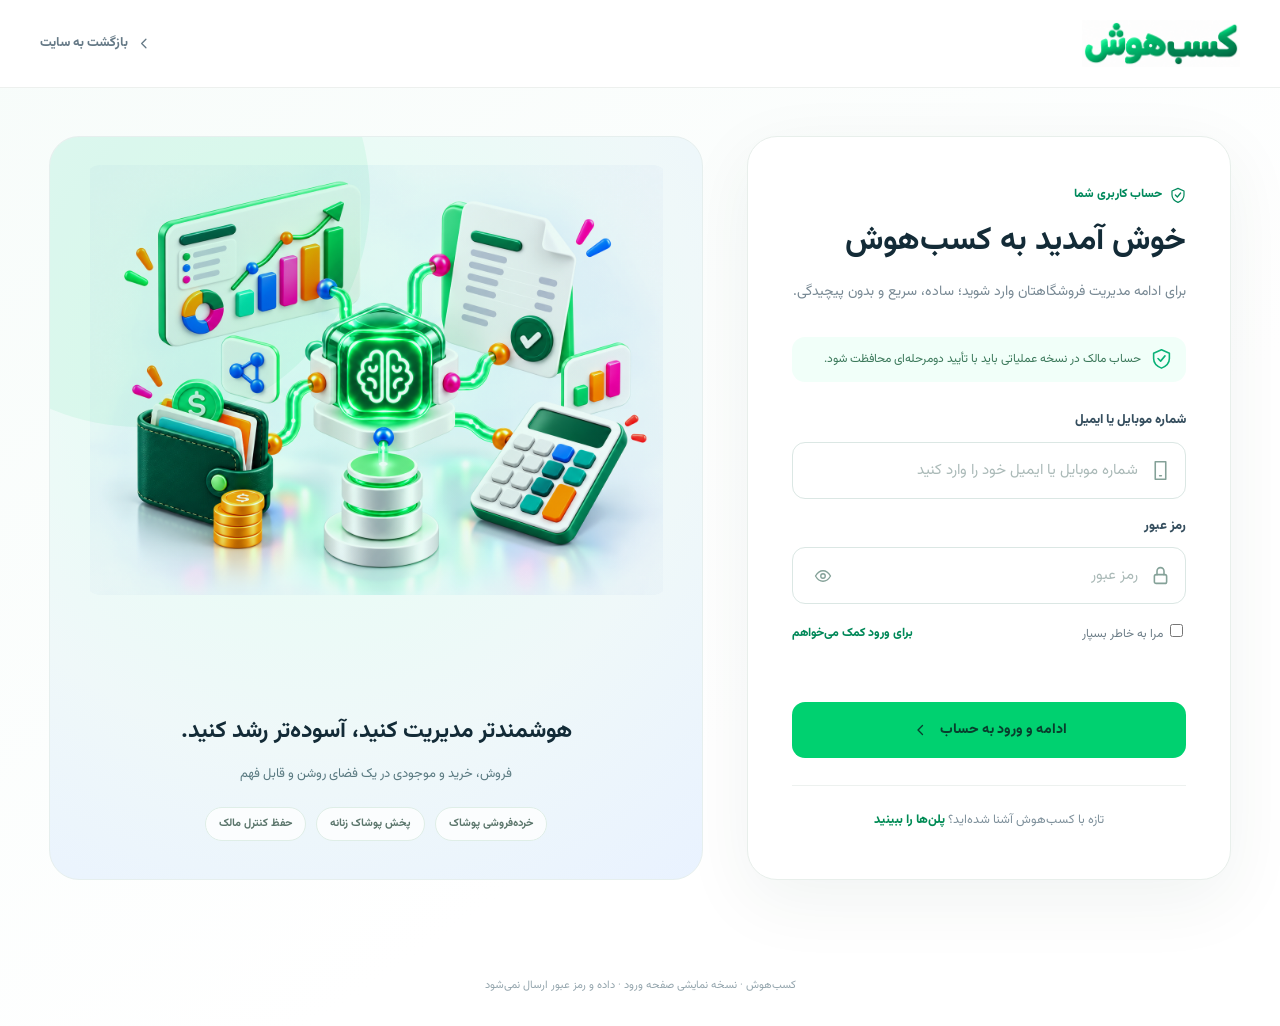
<file: login.html>
<!doctype html>
<html lang="fa" dir="rtl">
<head>
<meta charset="UTF-8"/><meta name="viewport" content="width=device-width,initial-scale=1,viewport-fit=cover"/>
<meta name="description" content="ورود به حساب کسب‌هوش؛ همراه هوشمند کسب‌وکارهای کوچک در خرده‌فروشی و پخش پوشاک زنانه"/>
<title>ورود به کسب‌هوش | مدیریت ساده، رشد هوشمند</title>
<link rel="icon" href="assets/official_app_icon.png"/>
<link rel="preconnect" href="https://fonts.googleapis.com"/><link rel="preconnect" href="https://fonts.gstatic.com" crossorigin/>
<link href="https://fonts.googleapis.com/css2?family=Vazirmatn:wght@400;500;600;700;800;900&display=swap" rel="stylesheet"/>
<link rel="stylesheet" href="styles.css"/>
</head><body class="login-page">
<svg aria-hidden="true" style="position:absolute;width:0;height:0;overflow:hidden" xmlns="http://www.w3.org/2000/svg"><defs>
<symbol id="i-arrow" viewBox="0 0 24 24"><path d="m14 6-6 6 6 6"/></symbol>
<symbol id="i-phone" viewBox="0 0 24 24"><path d="M6 2h12v20H6zM11 18h2"/></symbol>
<symbol id="i-lock" viewBox="0 0 24 24"><rect x="5" y="11" width="14" height="10" rx="2"/><path d="M8 11V7a4 4 0 0 1 8 0v4"/></symbol>
<symbol id="i-eye" viewBox="0 0 24 24"><path d="M2 12s4-7 10-7 10 7 10 7-4 7-10 7S2 12 2 12Z"/><circle cx="12" cy="12" r="3"/></symbol>
<symbol id="i-shield" viewBox="0 0 24 24"><path d="m12 2 9 4v6c0 6-4 9-9 11-5-2-9-5-9-11V6l9-4Z"/><path d="m8 12 3 3 5-6"/></symbol>
</defs></svg>
<header class="auth-header"><div class="container auth-header-inner"><a class="brand" href="index.html" aria-label="کسب‌هوش، صفحه اصلی"><img src="assets/official_green_wordmark.png" alt="لوگوی رسمی کسب‌هوش"/></a><a class="auth-back" href="index.html"><svg style="width:17px;height:17px;fill:none;stroke:currentColor;stroke-width:1.8"><use href="#i-arrow"/></svg> بازگشت به سایت</a></div></header>
<main class="auth-shell">
<section class="auth-card" aria-labelledby="loginTitle">
  <span class="auth-label"><svg style="fill:none;stroke:currentColor;stroke-width:1.8"><use href="#i-shield"/></svg> حساب کاربری شما</span>
  <h1 id="loginTitle">خوش آمدید به کسب‌هوش</h1>
  <p class="auth-caption">برای ادامه مدیریت فروشگاهتان وارد شوید؛ ساده، سریع و بدون پیچیدگی.</p>
  <div class="auth-info"><svg style="fill:none;stroke:currentColor;stroke-width:1.8"><use href="#i-shield"/></svg><span>حساب مالک در نسخه عملیاتی باید با تأیید دومرحله‌ای محافظت شود.</span></div>
  <form id="loginForm" class="auth-form" novalidate>
   <div class="auth-field"><label for="loginUsername">شماره موبایل یا ایمیل</label><div class="auth-input-wrap"><svg style="fill:none;stroke:currentColor;stroke-width:1.8"><use href="#i-phone"/></svg><input id="loginUsername" name="username" type="text" inputmode="email" autocomplete="username" placeholder="شماره موبایل یا ایمیل خود را وارد کنید" required/></div></div>
   <div class="auth-field"><label for="loginPassword">رمز عبور</label><div class="auth-input-wrap"><svg style="fill:none;stroke:currentColor;stroke-width:1.8"><use href="#i-lock"/></svg><input id="loginPassword" name="password" type="password" autocomplete="current-password" placeholder="رمز عبور" required/><button id="togglePassword" type="button" aria-label="نمایش رمز عبور" aria-pressed="false"><svg style="fill:none;stroke:currentColor;stroke-width:1.8"><use href="#i-eye"/></svg></button></div></div>
   <div class="auth-tools"><label><input type="checkbox" id="remember"/> مرا به خاطر بسپار</label><a href="mailto:mahsaneshat106@gmail.com?subject=%D8%B1%D8%A7%D9%87%D9%86%D9%85%D8%A7%DB%8C%DB%8C%20%D9%88%D8%B1%D9%88%D8%AF%20%D8%A8%D9%87%20%DA%A9%D8%B3%D8%A8%E2%80%8C%D9%87%D9%88%D8%B4">برای ورود کمک می‌خواهم</a></div>
   <div class="auth-error" id="authError" role="alert" aria-live="polite"></div>
   <button class="btn btn-primary auth-submit" type="submit">ادامه و ورود به حساب <svg style="fill:none;stroke:currentColor;stroke-width:1.8"><use href="#i-arrow"/></svg></button>
  </form>
  <div id="authNotice" class="auth-notice" role="status" aria-live="polite">این صفحه، پیش‌نمایش طراحی ورود است و هنوز به سامانه احراز هویت یا ارسال کد متصل نشده است. رمز عبور ارسال یا ذخیره نشد.</div>
  <div class="auth-footer">تازه با کسب‌هوش آشنا شده‌اید؟ <a href="index.html#plans">پلن‌ها را ببینید</a></div>
</section>
<aside class="auth-visual" aria-label="تصویرسازی اختصاصی هوش مصنوعی و مدیریت مالی">
  <img src="assets/login_ai_visual.png" alt="تصویر سه‌بعدی هوش مصنوعی مالی، نمودارهای رشد، کیف پول و ماشین‌حساب برای کسب‌هوش" />
  <div class="auth-visual-content"><h2>هوشمندتر مدیریت کنید، آسوده‌تر رشد کنید.</h2><p>فروش، خرید و موجودی در یک فضای روشن و قابل فهم</p><div class="auth-pills"><span>خرده‌فروشی پوشاک</span><span>پخش پوشاک زنانه</span><span>حفظ کنترل مالک</span></div></div>
</aside>
</main>
<footer class="auth-smallprint">کسب‌هوش · نسخه نمایشی صفحه ورود · داده و رمز عبور ارسال نمی‌شود</footer>
<script src="login.js"></script>
</body></html>
</file>
<file: styles.css>
:root{--green:#00D170;--greenDeep:#008954;--ink:#132B37;--sub:#637786;--line:#e9edf0;--bg:#fbfcfc;--mint:#e9fff5;--radius:23px;--shadow:0 14px 48px rgba(20,60,55,.065)}
*{box-sizing:border-box}html{scroll-behavior:smooth;scroll-padding-top:100px}body{margin:0;font-family:Vazirmatn,Tahoma,Arial,sans-serif;direction:rtl;background:#fff;color:var(--ink);font-size:15px;line-height:1.95;-webkit-font-smoothing:antialiased}body.modal-open{overflow:hidden}a{color:inherit;text-decoration:none}button,input{font:inherit}button{cursor:pointer}img{max-width:100%}svg{width:21px;height:21px;fill:none;stroke:currentColor;stroke-width:1.8;stroke-linecap:round;stroke-linejoin:round;flex-shrink:0}button:focus-visible,a:focus-visible,input:focus-visible,summary:focus-visible{outline:3px solid #59a7f7;outline-offset:3px}.container{width:min(1200px,calc(100% - 58px));margin-inline:auto}.section{padding-block:115px}.scrollbar-track{height:3px;position:fixed;z-index:40;top:0;left:0;right:0;pointer-events:none}.scrollbar-track span{display:block;background:var(--green);width:0;height:100%;transition:width .1s}.header{position:sticky;top:0;z-index:30;background:rgba(255,255,255,.94);border-bottom:1px solid #ecf0ef;backdrop-filter:blur(16px)}.nav-container{height:80px;display:flex;align-items:center;justify-content:space-between;gap:26px}.brand{display:flex;align-items:center;flex-shrink:0}.brand img{display:block;width:157px;height:57px;object-fit:contain}.desktop-nav{display:flex;align-items:center;gap:24px;color:#405565;font-size:13px;font-weight:650}.desktop-nav a{transition:color .2s}.desktop-nav a:hover{color:var(--greenDeep)}.nav-actions{display:flex;gap:11px;align-items:center}.nav-login{font-size:13px;font-weight:650;padding:9px;color:#546571}.btn{border:1px solid transparent;background:#fff;border-radius:13px;display:inline-flex;gap:10px;align-items:center;justify-content:center;padding:12px 24px;font-size:14px;font-weight:800;transition:transform .17s,box-shadow .17s,border-color .17s;min-height:49px}.btn:hover{transform:translateY(-2px);box-shadow:0 9px 27px #07192318}.btn svg{width:18px;height:18px}.btn-primary{background:var(--green);color:#083e2d}.btn-outline{border-color:#cfdbdd;color:#33495a}.btn-white{background:white;color:#006940}.btn-nav{padding:10px 17px;min-height:42px;font-size:12px}.mobile-toggle{display:none;align-items:center;justify-content:center;width:42px;height:42px;border:1px solid var(--line);border-radius:11px;background:white}.mobile-menu{display:none;flex-direction:column;border-top:1px solid var(--line);padding:16px 6%;gap:13px;font-weight:650}.mobile-menu.open{display:flex}.mobile-menu a{padding:9px 6px;border-bottom:1px solid var(--line)}.hero{padding-top:76px;padding-bottom:85px}.hero-intro{display:flex;align-items:center;justify-content:space-between;gap:36px;padding:0 20px 29px}.hero-copy{max-width:750px}.kicker,.eyebrow{display:inline-flex;align-items:center;gap:6px;color:var(--greenDeep);font-size:13px;font-weight:800}.kicker{background:#e9fff5;padding:6px 13px;border:1px solid #def8eb;border-radius:40px}.kicker svg{width:15px;height:15px}.hero h1{font-size:clamp(30px,3.35vw,51px);line-height:1.46;letter-spacing:-1.7px;margin:18px 0 16px;font-weight:900}.accent{color:var(--greenDeep)}.hero-copy p{font-size:15.5px;color:var(--sub);max-width:640px;line-height:2.2;margin:0 0 22px}.hero-actions{display:flex;gap:13px;flex-wrap:wrap}.demo-guard{display:flex;align-items:center;gap:8px;font-size:11.5px;color:#82919d;margin-top:16px}.demo-guard span{display:inline-block;background:#ffbb3c;width:8px;height:8px;border-radius:100%}.hero-mini{background:linear-gradient(145deg,#f0fff7,#f9faff);border:1px solid #e6f4eb;border-radius:22px;padding:25px;max-width:260px;min-width:240px;box-shadow:var(--shadow)}.hero-mini .floating-tag{display:flex;gap:8px;align-items:center;font-size:12px;color:#007749;font-weight:800}.hero-mini span{font-size:14px;font-weight:800;display:block;margin-top:10px}.hero-mini p{font-size:12.5px;color:var(--sub);margin:3px 0 0}.hero-art{margin:9px 0 0;overflow:hidden;background:#f2faf8;border:1px solid #edf2f0;border-radius:25px;box-shadow:var(--shadow)}.hero-art img{display:block;width:100%;height:auto;max-height:625px;object-fit:cover}.hero-art figcaption{font-size:11px;background:white;color:#91a1a7;text-align:center;padding:10px}.hero-footer{margin-top:17px;display:flex;justify-content:center;flex-wrap:wrap;gap:27px;color:#516579;font-size:12.5px}.hero-footer>div{display:flex;align-items:center;gap:8px}.hero-dot{width:9px;height:9px;background:#00b57c;border-radius:99px}.hero-dot.blue{background:#438ffe}.hero-dot.orange{background:#ffad36}.hero-dot.purple{background:#ae7def}.section-soft{background:#f7faf9}.section-glow{background:linear-gradient(160deg,#effff7,#fff 55%,#f7f9ff)}.section-heading{margin-bottom:40px}.section-heading h2,.media-copy h2,.game-heading h2{font-size:clamp(24px,2.5vw,36px);line-height:1.6;letter-spacing:-.6px;margin:8px 0 8px}.section-heading p,.media-copy p,.game-heading p{color:var(--sub);margin:0;font-size:14px;line-height:2}.section-heading.centered,.game-heading{text-align:center}.section-heading.split{display:flex;align-items:end;justify-content:space-between;gap:20px}.problem-grid{display:grid;grid-template-columns:repeat(3,1fr);gap:24px}.problem-card{background:white;border:1px solid var(--line);border-radius:21px;padding:32px;min-height:240px;position:relative;box-shadow:var(--shadow)}.problem-card .num{position:absolute;top:24px;left:25px;opacity:.25;font-weight:900;font-size:30px}.emoji-icon,.feature-icon{width:56px;height:56px;border-radius:18px;display:grid;place-items:center;background:#e8fff3;color:#008d55}.emoji-icon.lavender{background:#f3eefe;color:#8653e9}.emoji-icon.peach{background:#fff0e6;color:#f58443}.emoji-icon.sky{background:#e9f3ff;color:#377ede}.problem-card h3{font-size:19px;margin:20px 0 5px}.problem-card p{font-size:13px;color:var(--sub);margin:0}.solution-banner{margin-top:35px;display:flex;align-items:center;gap:12px;justify-content:center;border:1px solid #d5efe0;background:#ecfff4;padding:19px;border-radius:18px;color:#165c44}.solution-seal{border-radius:99px;background:var(--green);width:34px;height:34px;display:grid;place-items:center}.solution-seal svg{color:#045339}.segment-wrap{display:flex;align-items:center;gap:12px}.segment-caption{font-size:12px;color:var(--sub)}.segmented{padding:5px;border-radius:13px;border:1px solid var(--line);background:#f7faf8;display:flex;gap:4px}.segmented button{border:0;border-radius:9px;padding:8px 15px;background:transparent;color:#697987;font-size:12px;font-weight:750}.segmented button.active{background:#fff;box-shadow:0 3px 12px #00000010;color:#007b4a}.mode-message{font-size:13px;background:#f4fffa;color:#39705c;border-radius:12px;padding:12px 20px;margin:0 0 24px}.feature-grid{display:grid;grid-template-columns:repeat(3,1fr);gap:22px}.feature-card{min-height:195px;border:1px solid #ebf0ed;border-radius:20px;padding:25px 26px;position:relative;transition:transform .2s;overflow:hidden}.feature-card:hover{transform:translateY(-4px)}.feature-card h3{margin:15px 0 2px;font-size:18px}.feature-card p{margin:0;color:#576e7b;font-size:12.5px;max-width:260px}.feature-card>span{position:absolute;left:24px;bottom:17px;opacity:.24;font-size:12px;direction:ltr}.feature-card.mint{background:#edfff7}.feature-card.blue{background:#edf6ff}.feature-card.amber{background:#fff8ec}.feature-card.lilac{background:#f6f0ff}.feature-card.pink{background:#fff0f5}.feature-card.teal{background:#effcfa}.feature-card.blue .feature-icon{background:#d9ebff;color:#277de0}.feature-card.amber .feature-icon{background:#ffead0;color:#ed8c19}.feature-card.lilac .feature-icon{background:#eae0ff;color:#8c57dd}.feature-card.pink .feature-icon{background:#ffe0ec;color:#d64d7c}.feature-card.teal .feature-icon{background:#daf7f2;color:#159b83}.how-steps{display:grid;grid-template-columns:repeat(4,1fr);gap:20px;position:relative}.how-step{background:#fff;border:1px solid var(--line);border-radius:21px;padding:27px 22px;box-shadow:var(--shadow)}.how-step .step-index{width:36px;height:36px;display:grid;place-items:center;border-radius:99px;background:#e7fff2;color:#007d4f;font-weight:900;margin-bottom:17px}.how-step h3{margin:0 0 7px;font-size:17px}.how-step p{font-size:12.5px;color:var(--sub);margin:0}.how-note{margin-top:25px;color:#637a82;font-size:12px;text-align:center}.media-layout{display:grid;grid-template-columns:.76fr 1.24fr;gap:56px;align-items:center}.media-copy p{margin-bottom:19px}.media-meta{display:flex;gap:17px;flex-wrap:wrap;color:#6b7f8b;font-size:12px;margin-bottom:21px}.media-meta span{display:inline-flex;align-items:center;gap:7px}.media-meta svg{width:17px;height:17px;color:#0caf73}.micro-note{font-size:11.5px!important;color:#97a5ac!important;margin-top:14px!important}.video-frame{border:8px solid #fff;box-shadow:0 20px 55px #053b2520;background:#edf6f3;position:relative;border-radius:24px;overflow:hidden}.video-frame video{width:100%;display:block;aspect-ratio:16/9;object-fit:cover}.video-badge{position:absolute;top:14px;right:14px;pointer-events:none;background:#fffffff0;padding:5px 10px;border-radius:50px;font-size:11px;display:flex;gap:7px;align-items:center}.video-badge svg{width:13px;height:13px;color:#04a56b}.gamification-section{background:#f8fafc}.game-container{max-width:860px}.game-heading{margin-bottom:28px}.game-panel{padding:32px;border-radius:24px;background:white;border:1px solid var(--line);box-shadow:var(--shadow)}.game-status{display:flex;align-items:center;gap:14px}.game-gift{border-radius:15px;background:#f4edff;color:#8854dd;padding:12px;display:grid;place-items:center}.game-status strong{display:block}.game-status small{display:block;color:#889aa6;font-size:11px}.game-score{margin-right:auto;display:grid;text-align:center}.game-score b{font-size:21px;color:#007b49}.game-score span{font-size:11px;color:#8597a3}.game-progress{height:10px;border-radius:20px;background:#e9f0ec;overflow:hidden;margin:20px 0}.game-progress span{display:block;width:0;height:100%;background:linear-gradient(90deg,#00b87b,#00d170);transition:width .3s}.game-tasks{display:grid;gap:10px}.game-task{background:#f8faf9;border:1px solid var(--line);padding:14px 18px;border-radius:12px;text-align:right;display:flex;align-items:center;gap:13px;color:#385160;font-weight:700}.game-task .checkmark{border:1.5px solid #b9c9ca;width:23px;height:23px;border-radius:8px;display:grid;place-items:center;color:transparent}.game-task .checkmark svg{width:15px;height:15px}.game-task.done .checkmark{background:#00c581;border-color:#00c581;color:white}.game-task.done{background:#f1fff9}.task-arr{margin-right:auto;opacity:.5;width:17px}.plan-notice{display:flex;gap:12px;padding:17px 18px;border-radius:15px;border:1px solid #e6eff2;background:#f5fafb;font-size:12.3px;color:#617887;margin-bottom:24px}.plan-notice svg{color:#1f9e82}.pricing-cards{display:grid;grid-template-columns:repeat(3,1fr);gap:23px;align-items:stretch}.pricing-card{border:1px solid #e5eced;background:white;border-radius:22px;padding:30px;position:relative;min-height:474px;display:flex;flex-direction:column;box-shadow:var(--shadow)}.pricing-card.popular{border:2px solid #00bf80;box-shadow:0 14px 50px #00a36415}.plan-tag{font-size:11px;color:#74838f;background:#f2f5f7;padding:4px 11px;border-radius:99px;width:max-content}.plan-tag-purple{background:#f3edff;color:#825ce1}.popular-bar{position:absolute;top:-16px;left:30px;background:#00c980;color:#06452f;border-radius:100px;padding:5px 16px;font-size:12px;font-weight:800}.plan-head{padding-top:19px}.plan-emblem{width:52px;height:52px;border-radius:17px;display:grid;place-items:center;font-size:24px}.plan-emblem.free{background:#e8fff4}.plan-emblem.plus{background:#ecf7ff}.plan-emblem.pro{background:#f2eaff}.plan-head h3{font-size:22px;margin:12px 0 0}.plan-head p{font-size:12px;color:#83939b;margin:0}.plan-price{display:flex;align-items:baseline;gap:10px;margin:21px 0 8px}.plan-price strong{font-size:26px;color:#102d30}.plan-price small{font-size:12px}.plan-price span,.old-price{font-size:11px;color:#90a0ac}.old-price{min-height:22px}.plan-caption{font-size:12.5px;font-weight:800;margin:15px 0 7px}.plan-items{padding:0;margin:0 0 22px;list-style:none}.plan-items li{display:flex;gap:7px;align-items:center;margin:7px 0;color:#647582;font-size:12.5px}.plan-items svg{width:15px;height:15px;color:#0cbb76}.plan-btn{margin-top:auto;background:#f2faf6;border-color:#def1e7;color:#007e4e;width:100%}.plan-btn.btn-primary{background:#00d170;color:#08482c}.price-footnote{margin-top:24px;display:flex;gap:12px;align-items:start;color:#91a1a9;font-size:11.5px}.price-footnote svg{color:#17a77b}.price-footnote p{margin:0}.byline{font-size:12.5px;padding:10px 18px;border:1px solid #dbebe5;border-radius:99px;color:#628072;background:white}.article-grid{display:grid;grid-template-columns:repeat(3,1fr);gap:23px}.article-item{background:white;border-radius:20px;border:1px solid var(--line);overflow:hidden;box-shadow:var(--shadow)}.article-art{height:145px;display:grid;place-items:center}.article-art svg{width:70px;height:70px;stroke-width:1.1}.article-art.a-green{background:linear-gradient(125deg,#defbed,#f1fff8);color:#11a773}.article-art.a-blue{background:linear-gradient(125deg,#edf4ff,#e3eaff);color:#4583d9}.article-art.a-purple{background:linear-gradient(125deg,#f3e9ff,#f9f5ff);color:#9062d6}.article-item>div:last-child{padding:21px 22px 26px}.article-category{font-size:11px;color:#009f62;font-weight:800}.article-item h3{font-size:17px;margin:5px 0 8px}.article-item p{font-size:12.5px;color:var(--sub);margin:0}.article-footer{font-size:12px;color:#92a0a7;margin-top:24px}.faq-list{max-width:900px;margin:auto;display:grid;gap:13px}details{border:1px solid var(--line);border-radius:15px;background:white;box-shadow:0 6px 25px #00000006}details summary{padding:17px 21px;font-weight:800;cursor:pointer;list-style:none;display:flex;justify-content:space-between;align-items:center}details summary::-webkit-details-marker{display:none}details summary svg{width:18px;height:18px;transition:transform .2s}details[open] summary svg{transform:rotate(180deg)}details p{color:#6f8290;font-size:13px;border-top:1px solid var(--line);padding:16px 21px;margin:0}.final-cta{padding:80px 0}.cta-panel{min-height:250px;border-radius:28px;background:linear-gradient(110deg,#07875b,#00b878);color:white;padding:45px 55px;display:flex;align-items:center;gap:32px;position:relative;overflow:hidden}.cta-panel:after{content:"";position:absolute;width:310px;height:310px;left:-100px;top:-150px;background:#ffffff12;border-radius:50%}.cta-doodle{width:100px;height:100px;flex-shrink:0;background:white;border-radius:27px;padding:14px;display:grid;place-items:center}.cta-panel h2{font-size:25px;line-height:1.6;margin:2px 0}.cta-panel p{font-size:13px;opacity:.86;margin:0}.cta-panel>div:nth-child(2){flex:1}.cta-buttons{display:grid;gap:10px;text-align:center;z-index:1}.cta-phone{font-weight:800;direction:ltr;unicode-bidi:isolate}.site-footer{background:#f7faf8;border-top:1px solid #eaf0ec}.footer-top{padding:53px 0;display:grid;grid-template-columns:1.6fr 1fr 1fr 1.3fr;gap:40px}.footer-about img{width:150px;height:54px;object-fit:contain}.footer-about p{color:#748590;font-size:12.5px;max-width:300px}.footer-col{display:flex;flex-direction:column;gap:9px;font-size:12.5px}.footer-col strong{font-size:14px;margin-bottom:4px}.footer-col a{color:#617584;unicode-bidi:plaintext;overflow-wrap:anywhere}.footer-col small{color:#9ba9ad}.footer-bottom{display:flex;justify-content:space-between;gap:20px;border-top:1px solid #e6ece8;padding:19px 0;color:#90a1a8;font-size:11px}.modal-backdrop{position:fixed;inset:0;z-index:100;background:#0b2b2caf;display:grid;place-items:center;padding:20px}.modal-backdrop[hidden]{display:none}.modal-card{position:relative;width:min(470px,100%);border-radius:24px;padding:33px;background:white;box-shadow:0 30px 60px #0002}.modal-card h3{font-size:22px}.modal-card p{font-size:13px;color:var(--sub)}.modal-close{position:absolute;top:16px;left:16px;background:#f3f7f5;border:0;border-radius:9px;padding:6px;display:grid;place-items:center}.modal-actions{display:flex;gap:11px;flex-wrap:wrap;margin-top:24px}
/* Login */
.login-page{min-height:100vh;background:linear-gradient(145deg,#f7fcfa 2%,#fff 65%)}.auth-header{height:88px;border-bottom:1px solid #edf0ee;background:#fff}.auth-header-inner{display:flex;align-items:center;justify-content:space-between;height:100%}.auth-header .brand img{width:158px}.auth-back{font-size:13px;color:#657986;display:inline-flex;align-items:center;gap:8px;font-weight:750}.auth-shell{max-width:1230px;margin:auto;padding:48px 24px 85px;display:grid;grid-template-columns:.85fr 1.15fr;gap:44px;align-items:stretch;min-height:680px}.auth-card{background:#fff;border:1px solid #e8efeb;border-radius:30px;padding:46px 44px;box-shadow:0 20px 70px #123e3010;display:flex;flex-direction:column;justify-content:center}.auth-label{font-size:12px;color:#00895c;font-weight:800;display:flex;gap:8px;align-items:center}.auth-card h1{font-size:32px;line-height:1.6;margin:10px 0}.auth-caption{font-size:14px;color:#788994;margin:0 0 30px;line-height:2.1}.auth-info{display:flex;gap:10px;align-items:flex-start;background:#f1fff9;color:#3c795b;border-radius:13px;padding:11px 14px;font-size:12px;margin-bottom:26px}.auth-info svg{color:#0ab278}.auth-form{display:grid;gap:15px}.auth-field{display:grid;gap:8px}.auth-field label{font-size:13px;font-weight:800;color:#354e5e}.auth-input-wrap{display:flex;align-items:center;gap:10px;position:relative;border:1px solid #dbe7e4;border-radius:13px;padding:0 14px;background:#fff;height:57px}.auth-input-wrap:focus-within{border-color:#00ad75;box-shadow:0 0 0 4px #00d17015}.auth-input-wrap svg{color:#84a198}.auth-input-wrap input{height:100%;width:100%;flex:1;border:0;outline:0;font-size:15px;min-width:0;color:#203842;background:transparent}.auth-input-wrap input::placeholder{color:#abbab8}.auth-input-wrap button{background:none;border:0;color:#537867;padding:7px;display:grid;place-items:center}.auth-input-wrap button svg{width:18px;height:18px}.auth-tools{display:flex;align-items:center;justify-content:space-between;gap:10px;margin:2px 0 8px;font-size:12px;color:#6c7d87}.auth-tools a{color:#008858;font-weight:800}.auth-submit{width:100%;height:56px}.auth-footer{margin-top:27px;padding-top:22px;border-top:1px solid #edf1ef;font-size:12.5px;text-align:center;color:#7e909b}.auth-footer a{color:#008b55;font-weight:800}.auth-error{font-size:12px;color:#be3340;min-height:18px}.auth-notice{display:none;background:#e9f7ff;color:#285b7a;padding:15px;margin-top:18px;border-radius:14px;font-size:12px;line-height:2}.auth-notice.show{display:block}.auth-visual{position:relative;background:radial-gradient(circle at 40% 30%,#e4fff2,#eff8f9 60%,#e9f2ff);border-radius:30px;overflow:hidden;min-height:608px;border:1px solid #e6efee;display:flex;flex-direction:column;align-items:center;justify-content:space-between}.auth-visual:before{content:"";background:#00d17013;position:absolute;border-radius:100%;width:460px;height:460px;left:-140px;top:-170px}.auth-visual img{object-fit:contain;width:90%;max-height:430px;z-index:1;mix-blend-mode:multiply;margin-top:28px;border-radius:18px}.auth-visual-content{text-align:center;z-index:1;padding:0 30px 38px}.auth-visual-content h2{font-size:23px;margin:0 0 8px}.auth-visual-content p{font-size:13px;color:#5a7a81;margin:0}.auth-pills{display:flex;gap:10px;justify-content:center;flex-wrap:wrap;margin-top:20px}.auth-pills span{background:#ffffffc9;border:1px solid #dfeee7;padding:5px 13px;border-radius:99px;font-size:11px;color:#5a756b;font-weight:700}.auth-smallprint{text-align:center;font-size:11px;color:#94a5ad;padding:10px 0 30px}.password-note{font-size:11px;color:#899caa}.auth-card .auth-label svg{width:16px;height:16px}
@media(max-width:1050px){.desktop-nav{gap:12px;font-size:12px}.nav-container{gap:12px}.brand img{width:132px}.hero-mini{display:none}.section{padding-block:91px}.feature-grid{grid-template-columns:repeat(2,1fr)}.footer-top{gap:20px}.auth-shell{gap:22px}.auth-card{padding:35px 29px}}
@media(max-width:800px){.desktop-nav,.btn-nav,.nav-login{display:none}.mobile-toggle{display:flex}.nav-container{height:70px}.brand img{width:132px;height:54px}.section{padding-block:75px}.hero{padding-top:35px}.hero-intro{padding:0 0 30px}.hero h1{font-size:33px;letter-spacing:-.6px}.hero-art img{min-height:250px;object-fit:cover}.problem-grid,.pricing-cards,.article-grid{grid-template-columns:1fr 1fr}.how-steps{grid-template-columns:1fr 1fr}.media-layout{grid-template-columns:1fr;gap:28px}.footer-top{grid-template-columns:1fr 1fr}.section-heading.split{align-items:start;flex-direction:column}.auth-shell{grid-template-columns:1fr;max-width:620px}.auth-visual{min-height:340px;order:2}.auth-card{order:1}.auth-visual img{height:230px;width:70%}.auth-visual-content{padding-bottom:22px}}
@media(max-width:570px){.container{width:calc(100% - 32px)}.hero h1{font-size:29px}.hero-copy p{font-size:13px}.hero-art{border-radius:16px}.hero-art img{min-height:195px;max-height:350px}.hero-art figcaption{font-size:9px}.hero-footer{gap:10px 17px;font-size:11px}.section-heading h2,.media-copy h2,.game-heading h2{font-size:25px}.section{padding-block:67px}.problem-grid,.feature-grid,.pricing-cards,.article-grid,.how-steps{grid-template-columns:1fr}.problem-card{min-height:0;padding:25px}.feature-card{min-height:160px;padding:23px}.section-heading.split{gap:15px}.segment-wrap{align-items:start;flex-direction:column;gap:6px}.hero-actions .btn{flex:1}.media-layout{gap:23px}.game-panel{padding:20px}.game-status{flex-wrap:wrap}.game-score{margin-right:0;margin-left:auto}.pricing-card{min-height:0}.cta-panel{flex-direction:column;text-align:center;padding:35px 22px}.cta-buttons{width:100%}.footer-top{grid-template-columns:1fr 1fr;gap:30px}.footer-about{grid-column:1/-1}.footer-bottom{flex-direction:column;font-size:10px}.solution-banner{flex-wrap:wrap;text-align:center;font-size:12px}.byline{font-size:11px}.auth-header{height:72px}.auth-shell{padding:22px 15px 45px}.auth-card{padding:28px 22px;border-radius:21px}.auth-card h1{font-size:25px}.auth-caption{font-size:12px}.auth-visual{min-height:290px}.auth-visual img{height:200px;width:86%;margin-top:8px}.auth-visual-content h2{font-size:18px}.auth-back{font-size:11px}}
@media(prefers-reduced-motion:reduce){*,*:before,*:after{scroll-behavior:auto!important;transition:none!important;animation:none!important}}
.flow-grid{display:grid;grid-template-columns:repeat(4,1fr);gap:23px}.flow-card{background:#fff;border:1px solid #e9efec;border-radius:22px;padding:26px 23px;box-shadow:var(--shadow)}.step-number{display:inline-block;color:#008955;font-size:12px;font-weight:800;margin-bottom:12px}.flow-icon{height:56px;width:56px;border-radius:17px;background:#e6fff2;color:#008e5e;display:grid;place-items:center}.flow-icon.blue{background:#e9f2ff;color:#2a7cdf}.flow-icon.peach{background:#fff0dc;color:#de871f}.flow-icon.lavender{background:#f1e9ff;color:#8660cf}.flow-card h3{font-size:17px;margin:18px 0 5px}.flow-card p{color:#72858a;font-size:12px;margin:0}.note-row{display:flex;align-items:center;justify-content:center;gap:10px;font-size:12px;color:#78969a;margin-top:28px}.note-row svg{color:#0ba871}
@media(max-width:800px){.flow-grid{grid-template-columns:repeat(2,1fr)}}@media(max-width:570px){.flow-grid{grid-template-columns:1fr}.flow-card{padding:21px}}
</file>
